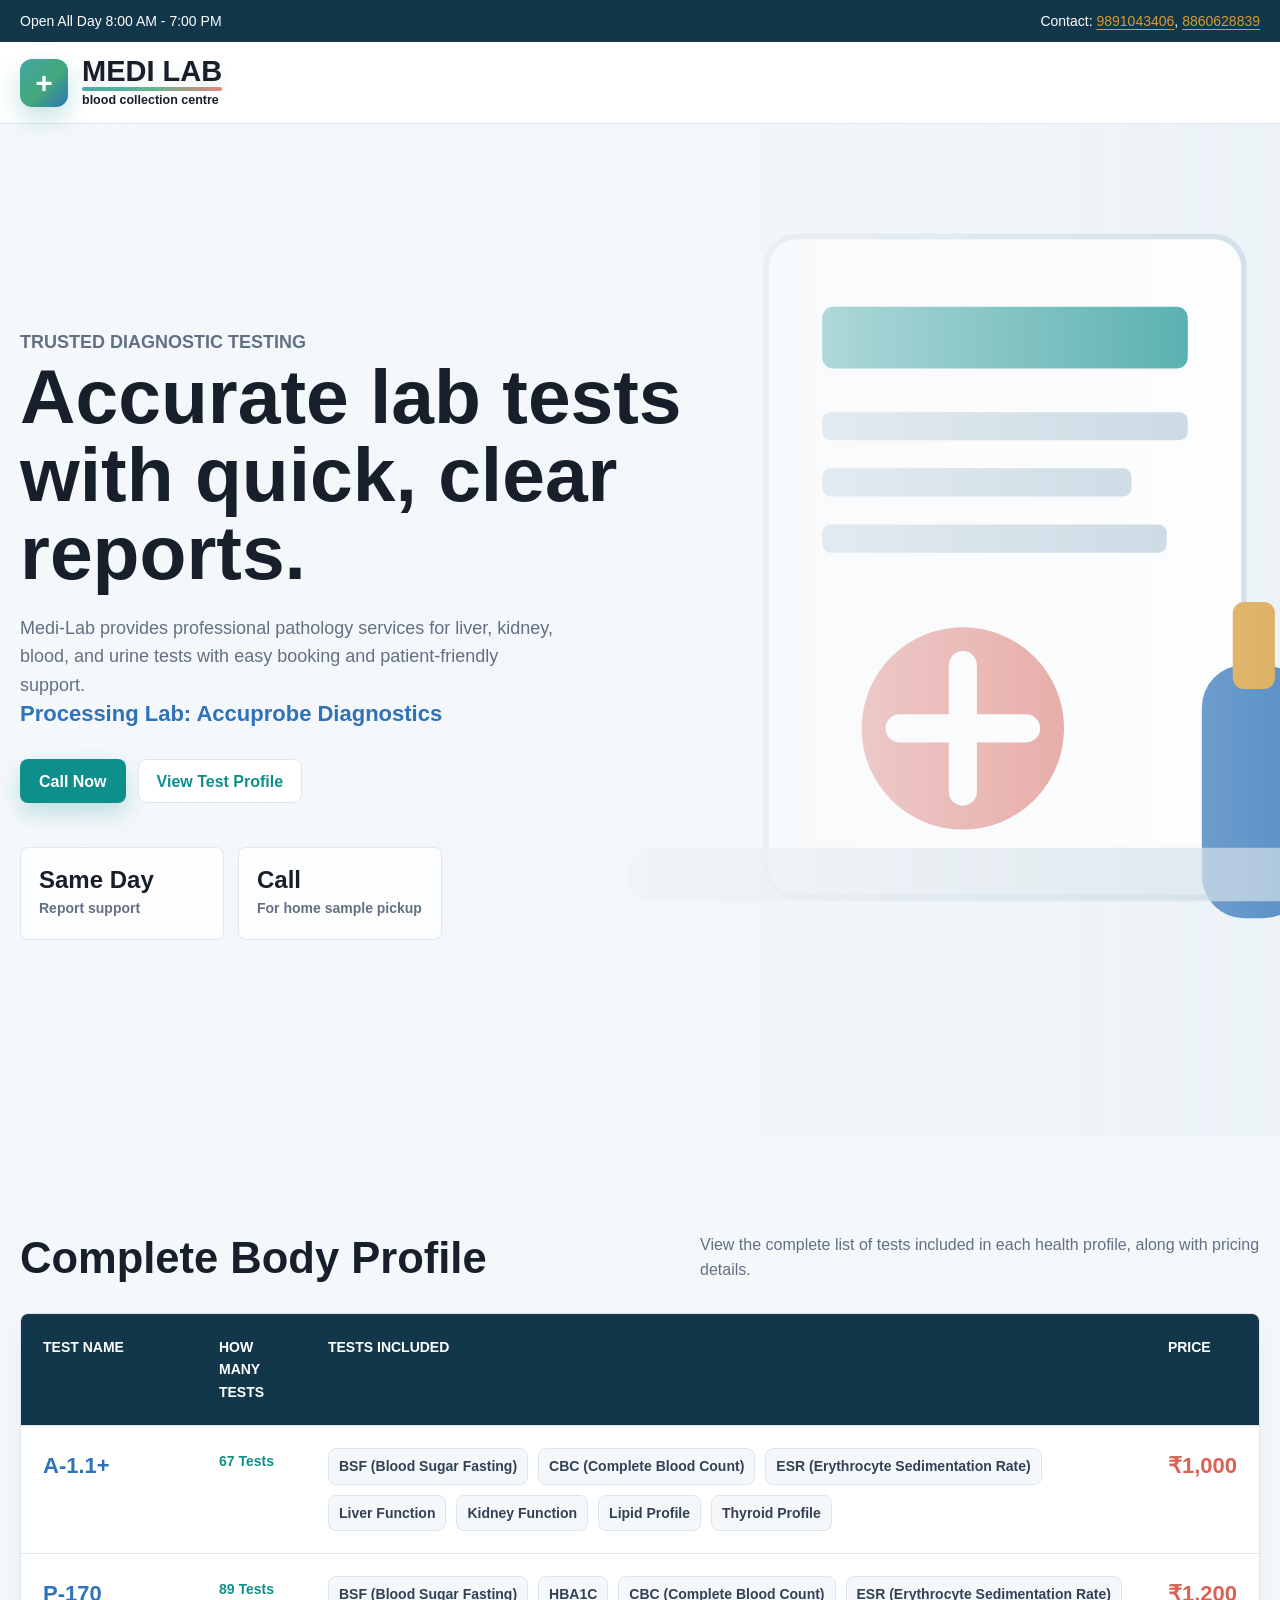
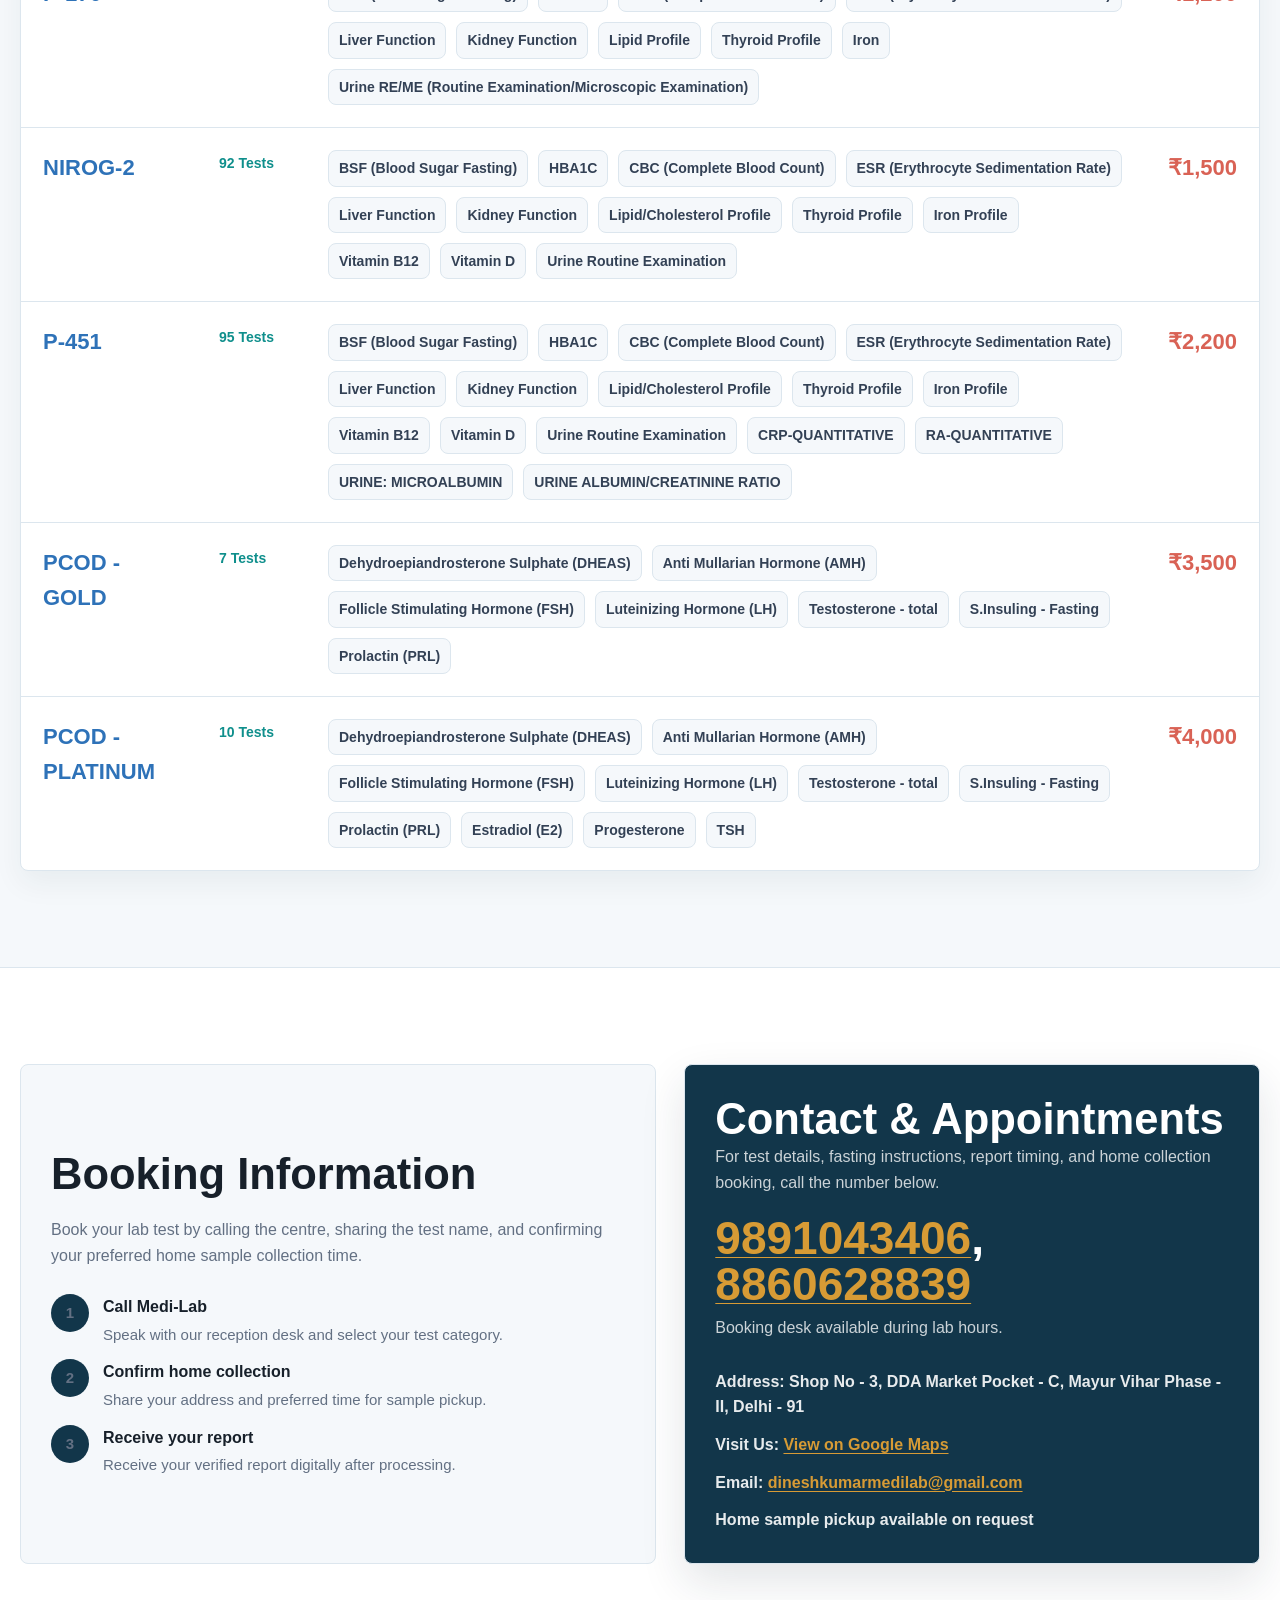
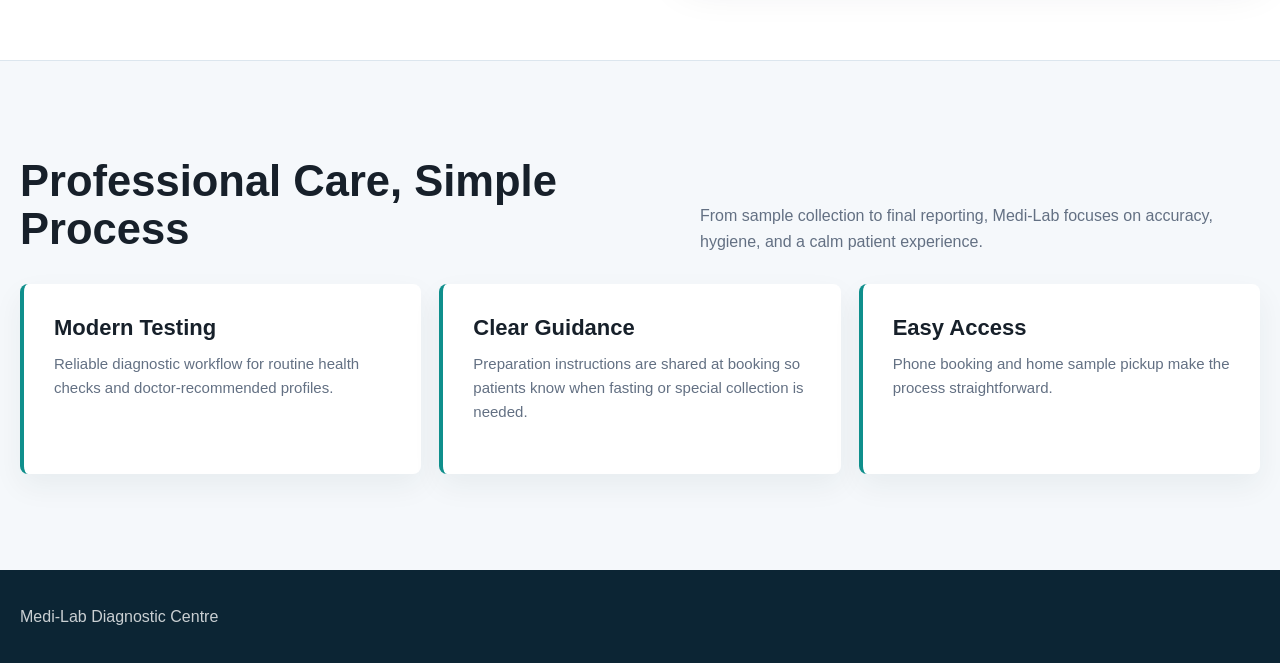
<file: index.html>
<!DOCTYPE html>
<html lang="en-IN">

<head>
  <meta charset="UTF-8">
  <meta name="viewport" content="width=device-width, initial-scale=1.0">
  <title>Blood Tests &amp; Home Sample Collection in Mayur Vihar | Medi-Lab</title>
  <meta name="description"
    content="Medi-Lab Blood Collection Centre in Mayur Vihar Phase II, Delhi offers blood tests, health packages, and free home sample collection within 20 km. Call or WhatsApp to book.">
  <meta name="keywords"
    content="blood test in Mayur Vihar, home blood collection Delhi, blood collection centre Vinod Nagar, blood test Noida Sector 44, Medi-Lab">
  <meta name="robots" content="index, follow, max-image-preview:large">
  <link rel="canonical" href="https://medilab.medilab-com.workers.dev/">
  <meta property="og:type" content="website">
  <meta property="og:locale" content="en_IN">
  <meta property="og:site_name" content="Medi-Lab Blood Collection Centre">
  <meta property="og:title" content="Blood Tests &amp; Home Sample Collection in Mayur Vihar | Medi-Lab">
  <meta property="og:description"
    content="Book blood tests and free home sample collection within 20 km of Mayur Vihar Phase II, Delhi.">
  <meta property="og:url" content="https://medilab.medilab-com.workers.dev/">
  <meta name="twitter:card" content="summary">
  <meta name="twitter:title" content="Medi-Lab | Blood Tests in Mayur Vihar">
  <meta name="twitter:description" content="Blood tests and free home sample collection in Delhi.">
  <script type="application/ld+json">
    {
      "@context": "https://schema.org",
      "@type": "MedicalBusiness",
      "name": "Medi-Lab Blood Collection Centre",
      "description": "Blood collection centre providing test booking and free home sample collection, with samples processed by Accuprobe Diagnostics.",
      "url": "https://medilab.medilab-com.workers.dev/",
      "telephone": ["+91-9891043406", "+91-8860628839"],
      "email": "dineshkumarmedilab@gmail.com",
      "address": {
        "@type": "PostalAddress",
        "streetAddress": "Shop No. 3, DDA Market, Pocket C, Mayur Vihar Phase II, near East Vinod Nagar Metro Station",
        "addressLocality": "Delhi",
        "addressRegion": "Delhi",
        "addressCountry": "IN"
      },
      "geo": {
        "@type": "GeoCoordinates",
        "latitude": 28.618519,
        "longitude": 77.306856
      },
      "hasMap": "https://www.google.com/maps/place/Medi+-Lab/@28.6185194,77.3020926,728m/data=!3m1!1e3!4m6!3m5!1s0x390ce4b84c6a8331:0xa50263712ff468e!8m2!3d28.618519!4d77.306856!16s%2Fg%2F11ddxqqlwl",
      "openingHours": "Mo-Su 08:00-19:00",
      "areaServed": ["Mayur Vihar", "East Vinod Nagar", "Delhi", "Noida Sector 44"],
      "medicalSpecialty": "Pathology",
      "sameAs": ["https://www.google.com/maps/place/Medi+-Lab/@28.6185194,77.3020926,728m/data=!3m1!1e3!4m6!3m5!1s0x390ce4b84c6a8331:0xa50263712ff468e!8m2!3d28.618519!4d77.306856!16s%2Fg%2F11ddxqqlwl"]
    }
  </script>
  <link rel="stylesheet" href="assets/styles.css">
</head>

<body>
  <div class="topbar">
    <div class="topbar-inner">
      <span>Open All Day 8:00 AM - 7:00 PM</span>
      <span class="phone-links">Contact: <a href="tel:+919891043406">9891043406</a>, <a
          href="tel:+918860628839">8860628839</a></span>
    </div>
  </div>
  <header class="header">
    <nav class="nav" aria-label="Main navigation">
      <a class="brand" href="index.html" aria-label="Medi-Lab home">
        <span class="brand-mark">+</span>
        <span class="brand-text">
          <span class="brand-name">MEDI LAB</span>
          <span class="brand-subtitle">blood collection centre</span>
        </span>
      </a>
    </nav>
  </header>

  <main>
    <section class="hero" aria-label="Medi-Lab Blood Collection Centre">
      <div class="hero-inner">
        <div class="hero-copy">
          <p class="eyebrow">Trusted diagnostic testing</p>
          <h1>Accurate lab tests with quick, clear reports.</h1>
          <p>Medi-Lab provides professional pathology services for liver, kidney, blood, and urine tests with easy
            booking and patient-friendly support. <br>
          <h3 style="color: var(--blue);">Processing Lab: Accuprobe Diagnostics</h3>
          </p>
          <div class="hero-actions">
            <a class="button" data-phone-link href="tel:+918860628839">Call Now</a>
            <a class="button secondary" href="#tests">View Test Profile</a>
          </div>
          <div class="hero-stats" aria-label="Lab highlights">
            <div class="stat">
              <strong>Same Day</strong>
              <span>Report support</span>
            </div>
            <div class="stat">
              <strong>Call</strong>
              <span>For home sample pickup</span>
            </div>
          </div>
        </div>
      </div>
    </section>

    <section id="tests">
      <div class="section-inner">
        <div class="section-heading">
          <h2>Complete Body Profile</h2>
          <p>View the complete list of tests included in each health profile, along with pricing details.</p>
        </div>
        <div class="profile-table-wrap">
          <table class="profile-table" data-profile-table>
            <thead>
              <tr>
                <th>Test Name</th>
                <th>How Many Tests</th>
                <th>Tests Included</th>
                <th>Price</th>
              </tr>
            </thead>
            <tbody>
              <tr>
                <td data-label="Test Name"><span class="profile-name">A-1.1+</span></td>
                <td data-label="How Many Tests"><span class="package-count">67 Tests</span></td>
                <td data-label="Tests Included">
                  <ul class="table-test-list">
                    <li><span class="table-test-item">BSF (Blood Sugar Fasting)</span></li>
                    <li><span class="table-test-item">CBC (Complete Blood Count)</span></li>
                    <li><span class="table-test-item">ESR (Erythrocyte Sedimentation Rate)</span></li>
                    <li><span class="table-test-item">Liver Function</span></li>
                    <li><span class="table-test-item">Kidney Function</span></li>
                    <li><span class="table-test-item">Lipid Profile</span></li>
                    <li><span class="table-test-item">Thyroid Profile</span></li>
                  </ul>
                </td>
                <td data-label="Price"><span class="profile-price">₹1,000</span></td>
              </tr>
              <tr>
                <td data-label="Test Name"><span class="profile-name">P-170</span></td>
                <td data-label="How Many Tests"><span class="package-count">89 Tests</span></td>
                <td data-label="Tests Included">
                  <ul class="table-test-list">
                    <li><span class="table-test-item">BSF (Blood Sugar Fasting)</span></li>
                    <li><span class="table-test-item">HBA1C</span></li>
                    <li><span class="table-test-item">CBC (Complete Blood Count)</span></li>
                    <li><span class="table-test-item">ESR (Erythrocyte Sedimentation Rate)</span></li>
                    <li><span class="table-test-item">Liver Function</span></li>
                    <li><span class="table-test-item">Kidney Function</span></li>
                    <li><span class="table-test-item">Lipid Profile</span></li>
                    <li><span class="table-test-item">Thyroid Profile</span></li>
                    <li><span class="table-test-item">Iron</span></li>
                    <li><span class="table-test-item">Urine RE/ME (Routine Examination/Microscopic Examination)</span>
                    </li>
                  </ul>
                </td>
                <td data-label="Price"><span class="profile-price">₹1,200</span></td>
              </tr>
              <tr>
                <td data-label="Test Name"><span class="profile-name">NIROG-2</span></td>
                <td data-label="How Many Tests"><span class="package-count">92 Tests</span></td>
                <td data-label="Tests Included">
                  <ul class="table-test-list">
                    <li><span class="table-test-item">BSF (Blood Sugar Fasting)</span></li>
                    <li><span class="table-test-item">HBA1C</span></li>
                    <li><span class="table-test-item">CBC (Complete Blood Count)</span></li>
                    <li><span class="table-test-item">ESR (Erythrocyte Sedimentation Rate)</span></li>
                    <li><span class="table-test-item">Liver Function</span></li>
                    <li><span class="table-test-item">Kidney Function</span></li>
                    <li><span class="table-test-item">Lipid/Cholesterol Profile</span></li>
                    <li><span class="table-test-item">Thyroid Profile</span></li>
                    <li><span class="table-test-item">Iron Profile</span></li>
                    <li><span class="table-test-item">Vitamin B12</span></li>
                    <li><span class="table-test-item">Vitamin D</span></li>
                    <li><span class="table-test-item">Urine Routine Examination</span></li>
                  </ul>
                </td>
                <td data-label="Price"><span class="profile-price">₹1,500</span></td>
              </tr>
              <tr>
                <td data-label="Test Name"><span class="profile-name">P-451</span></td>
                <td data-label="How Many Tests"><span class="package-count">95 Tests</span></td>
                <td data-label="Tests Included">
                  <ul class="table-test-list">
                    <li><span class="table-test-item">BSF (Blood Sugar Fasting)</span></li>
                    <li><span class="table-test-item">HBA1C</span></li>
                    <li><span class="table-test-item">CBC (Complete Blood Count)</span></li>
                    <li><span class="table-test-item">ESR (Erythrocyte Sedimentation Rate)</span></li>
                    <li><span class="table-test-item">Liver Function</span></li>
                    <li><span class="table-test-item">Kidney Function</span></li>
                    <li><span class="table-test-item">Lipid/Cholesterol Profile</span></li>
                    <li><span class="table-test-item">Thyroid Profile</span></li>
                    <li><span class="table-test-item">Iron Profile</span></li>
                    <li><span class="table-test-item">Vitamin B12</span></li>
                    <li><span class="table-test-item">Vitamin D</span></li>
                    <li><span class="table-test-item">Urine Routine Examination</span></li>
                    <li><span class="table-test-item">CRP-QUANTITATIVE</span></li>
                    <li><span class="table-test-item">RA-QUANTITATIVE</span></li>
                    <li><span class="table-test-item">URINE: MICROALBUMIN</span></li>
                    <li><span class="table-test-item">URINE ALBUMIN/CREATININE RATIO</span></li>
                  </ul>
                </td>
                <td data-label="Price"><span class="profile-price">₹2,200</span></td>
              </tr>
              <tr>
                <td data-label="Test Name"><span class="profile-name">PCOD - GOLD</span></td>
                <td data-label="How Many Tests"><span class="package-count">7 Tests</span></td>
                <td data-label="Tests Included">
                  <ul class="table-test-list">
                    <li><span class="table-test-item">Dehydroepiandrosterone Sulphate (DHEAS)</span></li>
                    <li><span class="table-test-item">Anti Mullarian Hormone (AMH)</span></li>
                    <li><span class="table-test-item">Follicle Stimulating Hormone (FSH)</span></li>
                    <li><span class="table-test-item">Luteinizing Hormone (LH)</span></li>
                    <li><span class="table-test-item">Testosterone - total</span></li>
                    <li><span class="table-test-item">S.Insuling - Fasting</span></li>
                    <li><span class="table-test-item">Prolactin (PRL)</span></li>
                  </ul>
                </td>
                <td data-label="Price"><span class="profile-price">₹3,500</span></td>
              </tr>
              <tr>
                <td data-label="Test Name"><span class="profile-name">PCOD - PLATINUM</span></td>
                <td data-label="How Many Tests"><span class="package-count">10 Tests</span></td>
                <td data-label="Tests Included">
                  <ul class="table-test-list">
                    <li><span class="table-test-item">Dehydroepiandrosterone Sulphate (DHEAS)</span></li>
                    <li><span class="table-test-item">Anti Mullarian Hormone (AMH)</span></li>
                    <li><span class="table-test-item">Follicle Stimulating Hormone (FSH)</span></li>
                    <li><span class="table-test-item">Luteinizing Hormone (LH)</span></li>
                    <li><span class="table-test-item">Testosterone - total</span></li>
                    <li><span class="table-test-item">S.Insuling - Fasting</span></li>
                    <li><span class="table-test-item">Prolactin (PRL)</span></li>
                    <li><span class="table-test-item">Estradiol (E2)</span></li>
                    <li><span class="table-test-item">Progesterone</span></li>
                    <li><span class="table-test-item">TSH</span></li>
                  </ul>
                </td>
                <td data-label="Price"><span class="profile-price">₹4,000</span></td>
              </tr>
            </tbody>
          </table>
        </div>
      </div>
    </section>

    <section class="booking-band" id="booking">
      <div class="section-inner booking-layout">
        <div class="booking">
          <h2>Booking Information</h2>
          <p>Book your lab test by calling the centre, sharing the test name, and confirming your preferred home sample
            collection time.</p>
          <div class="steps">
            <div class="step">
              <span class="step-number">1</span>
              <div>
                <strong>Call Medi-Lab</strong>
                <span>Speak with our reception desk and select your test category.</span>
              </div>
            </div>
            <div class="step">
              <span class="step-number">2</span>
              <div>
                <strong>Confirm home collection</strong>
                <span>Share your address and preferred time for sample pickup.</span>
              </div>
            </div>
            <div class="step">
              <span class="step-number">3</span>
              <div>
                <strong>Receive your report</strong>
                <span>Receive your verified report digitally after processing.</span>
              </div>
            </div>
          </div>
        </div>

        <aside class="contact-card" id="contact">
          <h2>Contact & Appointments</h2>
          <p>For test details, fasting instructions, report timing, and home collection booking, call the number below.
          </p>
          <div class="phone phone-links"><a href="tel:+919891043406">9891043406</a>, <a
              href="tel:+918860628839">8860628839</a></div>
          <p>Booking desk available during lab hours.</p>
          <ul class="contact-list">
            <li>Address: <span data-address>Shop No. 3, DDA Market, Pocket C, Mayur Vihar Phase II, near East Vinod
                Nagar Metro Station, Delhi, India</span></li>
            <li>Visit Us: <a href="https://maps.app.goo.gl/Qz8t99A7CX7D4iwv5" target="_blank"
                rel="noopener noreferrer">View on Google Maps</a></li>
            <li>Email: <a data-email-link href="mailto:dineshkumarmedilab@gmail.com"><span
                  data-email>dineshkumarmedilab@gmail.com</span></a></li>
            <li><span data-pickup>Home sample pickup available on request</span></li>
          </ul>
        </aside>
      </div>
    </section>

    <section>
      <div class="section-inner">
        <div class="section-heading">
          <h2>Professional Care, Simple Process</h2>
          <p>From sample collection to final reporting, Medi-Lab focuses on accuracy, hygiene, and a calm patient
            experience.</p>
        </div>
        <div class="why-grid">
          <div class="why-item">
            <h3>Modern Testing</h3>
            <p>Reliable diagnostic workflow for routine health checks and doctor-recommended profiles.</p>
          </div>
          <div class="why-item">
            <h3>Clear Guidance</h3>
            <p>Preparation instructions are shared at booking so patients know when fasting or special collection is
              needed.</p>
          </div>
          <div class="why-item">
            <h3>Easy Access</h3>
            <p>Phone booking and home sample pickup make the process straightforward.</p>
          </div>
        </div>
      </div>
    </section>
  </main>

  <footer>
    <div class="footer-inner">
      <span data-site-name>Medi-Lab Blood Collection Centre</span>
    </div>
  </footer>

  <script src="assets/site.js"></script>
</body>

</html>
</file>
<file: assets/styles.css>
:root {
  --ink: #17202a;
  --muted: #637083;
  --line: #dce6ee;
  --surface: #ffffff;
  --soft: #f5f8fb;
  --teal: #0f8f8c;
  --green: #2f9e6d;
  --coral: #d96255;
  --amber: #d79b35;
  --blue: #2e72b8;
  --navy: #12364a;
  --shadow: 0 18px 45px rgba(25, 43, 58, 0.12);
}

* {
  box-sizing: border-box;
}

html {
  scroll-behavior: smooth;
}

body {
  margin: 0;
  color: var(--ink);
  font-family: Arial, Helvetica, sans-serif;
  background: var(--soft);
  line-height: 1.6;
}

a {
  color: inherit;
  text-decoration: none;
}

.topbar {
  background: var(--navy);
  color: #fff;
  font-size: 14px;
}

.topbar-inner,
.nav,
.section-inner {
  width: min(1240px, calc(100% - 40px));
  margin: 0 auto;
}

.topbar-inner {
  display: flex;
  justify-content: space-between;
  gap: 16px;
  padding: 10px 0;
  flex-wrap: wrap;
}

.header {
  position: sticky;
  top: 0;
  z-index: 10;
  background: rgba(255, 255, 255, 0.95);
  border-bottom: 1px solid var(--line);
  backdrop-filter: blur(12px);
}

.nav {
  display: flex;
  align-items: center;
  justify-content: space-between;
  gap: 24px;
  padding: 16px 0;
}

.brand {
  display: flex;
  align-items: center;
  gap: 14px;
  font-weight: 800;
}

.brand-mark {
  display: grid;
  place-items: center;
  width: 48px;
  height: 48px;
  color: #fff;
  background:
    linear-gradient(135deg, rgba(255, 255, 255, 0.22), rgba(255, 255, 255, 0)),
    linear-gradient(135deg, var(--teal), var(--green) 55%, var(--blue));
  border-radius: 12px;
  font-size: 30px;
  font-weight: 900;
  box-shadow: 0 12px 24px rgba(15, 143, 140, 0.24);
}

.brand-text {
  display: grid;
  gap: 4px;
  line-height: 0.95;
}

.brand-name {
  position: relative;
  display: inline-flex;
  align-items: center;
  width: fit-content;
  font-family: "Trebuchet MS", "Arial Black", Arial, Helvetica, sans-serif;
  font-size: 29px;
  font-weight: 900;
  letter-spacing: 0;
  text-shadow: 0 8px 18px rgba(18, 54, 74, 0.12);
}

.brand-medi {
  color: var(--blue);
}

.brand-dash {
  color: var(--teal);
  margin: 0 5px;
}

.brand-lab {
  color: var(--green);
}

.brand-name::after {
  content: "";
  position: absolute;
  left: 0;
  right: 0;
  bottom: -5px;
  height: 4px;
  border-radius: 999px;
  background: linear-gradient(90deg, var(--teal), var(--green), var(--coral));
  opacity: 0.75;
}

.brand-subtitle {
  color: var(--ink);
  font-size: 12.5px;
  font-weight: 900;
  padding-top: 5px;
}

.nav-links {
  display: flex;
  align-items: center;
  flex-wrap: wrap;
  justify-content: flex-end;
  gap: 20px;
  color: var(--muted);
  font-size: 15px;
  font-weight: 700;
}

.button {
  display: inline-flex;
  align-items: center;
  justify-content: center;
  min-height: 44px;
  padding: 0 18px;
  border-radius: 8px;
  border: 1px solid transparent;
  background: var(--teal);
  color: #fff;
  font-weight: 800;
  white-space: nowrap;
  box-shadow: 0 10px 22px rgba(15, 143, 140, 0.24);
}

.button.secondary {
  background: #fff;
  color: var(--teal);
  border-color: var(--line);
  box-shadow: none;
}

.hero {
  position: relative;
  overflow: hidden;
  background:
    linear-gradient(90deg, rgba(245, 248, 251, 0.98), rgba(245, 248, 251, 0.82) 54%, rgba(245, 248, 251, 0.24)),
    url("data:image/svg+xml,%3Csvg xmlns='http://www.w3.org/2000/svg' width='1200' height='720' viewBox='0 0 1200 720'%3E%3Crect width='1200' height='720' fill='%23e9f1f6'/%3E%3Crect x='690' y='80' width='340' height='470' rx='22' fill='%23ffffff' stroke='%23c7d8e3' stroke-width='4'/%3E%3Crect x='730' y='130' width='260' height='44' rx='8' fill='%230f8f8c'/%3E%3Crect x='730' y='205' width='260' height='20' rx='6' fill='%23b7ccd9'/%3E%3Crect x='730' y='245' width='220' height='20' rx='6' fill='%23b7ccd9'/%3E%3Crect x='730' y='285' width='245' height='20' rx='6' fill='%23b7ccd9'/%3E%3Ccircle cx='830' cy='430' r='72' fill='%23d96255' opacity='.9'/%3E%3Cpath d='M830 385v90M785 430h90' stroke='%23fff' stroke-width='20' stroke-linecap='round'/%3E%3Crect x='1000' y='385' width='74' height='180' rx='30' fill='%232e72b8'/%3E%3Crect x='1022' y='340' width='30' height='62' rx='8' fill='%23d79b35'/%3E%3Crect x='590' y='515' width='540' height='38' rx='19' fill='%23c8d8e2' opacity='.7'/%3E%3C/svg%3E");
  background-size: cover;
  background-position: center;
}

.hero-inner {
  width: min(1240px, calc(100% - 40px));
  min-height: 650px;
  margin: 0 auto;
  display: grid;
  align-items: center;
  padding: 64px 0 78px;
}

.hero-copy {
  max-width: 680px;
}

.eyebrow {
  display: inline-flex;
  margin: 0 0 18px;
  color: var(--teal);
  font-weight: 800;
  text-transform: uppercase;
  font-size: 13px;
}

h1 {
  margin: 0;
  font-size: clamp(42px, 6vw, 82px);
  line-height: 1.02;
}

.hero-copy p {
  max-width: 540px;
  margin: 22px 0 0;
  color: var(--muted);
  font-size: 18px;
}

.hero-actions {
  display: flex;
  gap: 12px;
  flex-wrap: wrap;
  margin-top: 32px;
}

.hero-stats {
  display: grid;
  grid-template-columns: repeat(3, minmax(0, 1fr));
  gap: 14px;
  max-width: 640px;
  margin-top: 44px;
}

.stat {
  padding: 18px;
  border: 1px solid rgba(220, 230, 238, 0.9);
  border-radius: 8px;
  background: rgba(255, 255, 255, 0.76);
  backdrop-filter: blur(8px);
}

.stat strong {
  display: block;
  font-size: 24px;
  line-height: 1.2;
}

.stat span,
.meta {
  color: var(--muted);
  font-size: 14px;
  font-weight: 700;
}

section {
  padding: 78px 0;
}

.page-hero {
  padding: 78px 0;
  background: #fff;
  border-bottom: 1px solid var(--line);
}

.page-hero-grid {
  display: grid;
  grid-template-columns: 1.1fr 0.9fr;
  gap: 36px;
  align-items: center;
}

.section-heading {
  display: flex;
  align-items: end;
  justify-content: space-between;
  gap: 24px;
  margin-bottom: 30px;
}

h2 {
  margin: 0;
  font-size: clamp(30px, 3.4vw, 52px);
  line-height: 1.12;
}

h3 {
  margin: 0 0 10px;
  font-size: 22px;
  line-height: 1.25;
}

.section-heading p,
.booking p,
.contact-card p,
.page-hero p {
  margin: 0;
  color: var(--muted);
  max-width: 560px;
}

.test-grid {
  display: grid;
  grid-template-columns: repeat(4, minmax(0, 1fr));
  gap: 20px;
}

.test-card-link {
  display: block;
  color: inherit;
  height: 100%;
}

.test-card-link:focus-visible {
  outline: 3px solid rgba(15, 143, 140, 0.35);
  outline-offset: 4px;
  border-radius: 8px;
}

.test-card-link:hover .test-card {
  transform: translateY(-4px);
  border-color: rgba(15, 143, 140, 0.45);
  box-shadow: 0 18px 40px rgba(25, 43, 58, 0.12);
}

.test-card,
.info-card {
  padding: 24px;
  border-radius: 8px;
  background: var(--surface);
  border: 1px solid var(--line);
  box-shadow: 0 12px 30px rgba(25, 43, 58, 0.06);
}

.test-card {
  min-height: 142px;
  transition: transform 180ms ease, border-color 180ms ease, box-shadow 180ms ease;
}

.test-title {
  display: flex;
  align-items: center;
  gap: 14px;
  margin-bottom: 0;
}

.test-title .test-icon {
  flex: 0 0 auto;
  margin-bottom: 0;
}

.test-icon {
  display: grid;
  place-items: center;
  width: 54px;
  height: 54px;
  border-radius: 8px;
  margin-bottom: 22px;
  color: #fff;
  font-size: 29px;
  font-weight: 900;
}

.test-icon svg {
  width: 30px;
  height: 30px;
  stroke: currentColor;
  stroke-width: 2.2;
  fill: none;
  stroke-linecap: round;
  stroke-linejoin: round;
}

.liver {
  background: var(--coral);
}

.kidney {
  background: var(--blue);
}

.blood {
  background: var(--green);
}

.urine {
  background: var(--amber);
}

.test-card p,
.info-card p,
.why-item p {
  margin: 0 0 20px;
  color: var(--muted);
  font-size: 15px;
}

.clean-list {
  margin: 0;
  padding: 0;
  list-style: none;
  color: #3d4a5c;
  font-size: 14px;
  font-weight: 700;
}

.clean-list li + li {
  margin-top: 8px;
}

.split-grid {
  display: grid;
  grid-template-columns: repeat(2, minmax(0, 1fr));
  gap: 18px;
}

.package-grid {
  display: grid;
  grid-template-columns: repeat(3, minmax(0, 1fr));
  gap: 20px;
}

.package-card {
  padding: 24px;
  border-radius: 8px;
  background: #fff;
  border: 1px solid var(--line);
  box-shadow: 0 12px 30px rgba(25, 43, 58, 0.06);
}

.package-count {
  display: inline-flex;
  margin-bottom: 12px;
  color: var(--teal);
  font-size: 14px;
  font-weight: 900;
}

.profile-table .package-count {
  margin-bottom: 0;
}

.profile-table-wrap {
  overflow-x: auto;
  border: 1px solid var(--line);
  border-radius: 8px;
  background: #fff;
  box-shadow: 0 12px 30px rgba(25, 43, 58, 0.06);
}

.profile-table {
  width: 100%;
  min-width: 760px;
  border-collapse: collapse;
}

.profile-table th,
.profile-table td {
  padding: 22px;
  text-align: left;
  vertical-align: top;
  border-bottom: 1px solid var(--line);
}

.profile-table th {
  color: #fff;
  background: var(--navy);
  font-size: 14px;
  text-transform: uppercase;
}

.profile-table tr:last-child td {
  border-bottom: 0;
}

.profile-name-link,
.profile-name {
  color: var(--blue);
  font-size: 22px;
  font-weight: 900;
}

.table-test-list {
  display: flex;
  flex-wrap: wrap;
  gap: 10px;
  margin: 0;
  padding: 0;
  list-style: none;
}

.table-test-list a,
.table-test-item {
  display: inline-flex;
  align-items: center;
  min-height: 34px;
  padding: 6px 10px;
  border: 1px solid var(--line);
  border-radius: 8px;
  background: var(--soft);
  color: #334155;
  font-size: 14px;
  font-weight: 800;
}

.table-test-list a:hover {
  color: var(--teal);
  border-color: rgba(15, 143, 140, 0.45);
}

.profile-price {
  font-size: 22px;
  font-weight: 900;
  color: var(--coral);
}

.booking-band {
  background: #fff;
  border-top: 1px solid var(--line);
  border-bottom: 1px solid var(--line);
}

.booking-layout {
  display: grid;
  grid-template-columns: 1.05fr 0.95fr;
  gap: 28px;
  align-items: stretch;
}

.booking,
.contact-card {
  padding: 34px;
  border-radius: 8px;
  background: var(--soft);
  border: 1px solid var(--line);
}

.booking {
  display: grid;
  align-content: center;
  gap: 18px;
}

.steps {
  display: grid;
  gap: 12px;
  margin-top: 8px;
}

.step {
  display: grid;
  grid-template-columns: 38px 1fr;
  gap: 14px;
  align-items: start;
}

.step-number {
  display: grid;
  place-items: center;
  width: 38px;
  height: 38px;
  border-radius: 50%;
  background: var(--navy);
  color: #fff;
  font-weight: 800;
}

.step strong {
  display: block;
  margin-bottom: 2px;
}

.step span {
  color: var(--muted);
  font-size: 15px;
}

.contact-card {
  background: var(--navy);
  color: #fff;
  box-shadow: var(--shadow);
}

.contact-card p {
  color: rgba(255, 255, 255, 0.78);
}

.phone {
  display: block;
  margin: 20px 0 8px;
  font-size: clamp(30px, 5vw, 46px);
  line-height: 1;
  font-weight: 900;
}

.phone-links a {
  color: var(--amber);
  text-decoration: underline;
  text-decoration-thickness: 1px;
  text-underline-offset: 3px;
  transition: color 150ms ease;
}

.phone-links a:hover {
  color: #fff;
}

[data-phone] {
  color: var(--amber);
}

.contact-list {
  display: grid;
  gap: 12px;
  margin: 28px 0 0;
  padding: 0;
  list-style: none;
  color: rgba(255, 255, 255, 0.9);
  font-weight: 700;
}

.contact-list a {
  color: var(--amber);
  text-decoration: underline;
  text-underline-offset: 3px;
  transition: color 150ms ease;
}

.contact-list a:hover {
  color: #fff;
}

.contact-panel {
  margin-top: 18px;
}

.why-grid {
  display: grid;
  grid-template-columns: repeat(3, minmax(0, 1fr));
  gap: 18px;
}

.why-item {
  padding: 24px;
  border-left: 4px solid var(--teal);
  background: #fff;
  border-radius: 8px;
  box-shadow: 0 12px 30px rgba(25, 43, 58, 0.06);
}

.test-detail-panel {
  padding: 28px;
  border-radius: 8px;
  color: #fff;
  background: var(--navy);
  box-shadow: var(--shadow);
}

.test-detail-panel h2 {
  font-size: 30px;
}

.test-detail-panel p {
  color: rgba(255, 255, 255, 0.78);
}

.test-detail-panel .clean-list {
  color: rgba(255, 255, 255, 0.9);
  margin-top: 18px;
}

footer {
  background: #0c2534;
  color: #fff;
  padding: 34px 0;
}

.footer-inner {
  width: min(1240px, calc(100% - 40px));
  margin: 0 auto;
  display: flex;
  justify-content: space-between;
  gap: 18px;
  flex-wrap: wrap;
  color: rgba(255, 255, 255, 0.78);
}

@media (min-width: 1280px) {
  section {
    padding: 96px 0;
  }

  .page-hero {
    padding: 96px 0;
  }

  .hero-inner {
    min-height: 720px;
    padding: 86px 0 100px;
  }

  .test-card,
  .package-card,
  .why-item,
  .booking,
  .contact-card {
    padding: 30px;
  }

  .test-icon {
    width: 62px;
    height: 62px;
  }

  .test-icon svg {
    width: 34px;
    height: 34px;
  }

  .clean-list {
    font-size: 15px;
  }
}

@media (max-width: 920px) {
  .topbar-inner,
  .nav,
  .section-inner,
  .hero-inner,
  .footer-inner {
    width: min(100% - 32px, 760px);
  }

  .nav {
    align-items: flex-start;
    flex-direction: column;
    gap: 14px;
  }

  .nav-links {
    width: 100%;
    justify-content: flex-start;
    overflow-x: visible;
    padding-bottom: 2px;
  }

  .hero-inner {
    min-height: auto;
  }

  .test-grid,
  .why-grid,
  .package-grid,
  .page-hero-grid {
    grid-template-columns: repeat(2, minmax(0, 1fr));
  }

  .booking-layout,
  .split-grid {
    grid-template-columns: 1fr;
  }
}

@media (max-width: 620px) {
  .topbar {
    font-size: 13px;
  }

  .topbar-inner,
  .section-heading {
    display: grid;
  }

  .nav {
    padding: 14px 0;
  }

  .brand-mark {
    width: 42px;
    height: 42px;
    border-radius: 10px;
    font-size: 26px;
  }

  .brand-name {
    font-size: 24px;
  }

  .brand-subtitle {
    font-size: 11.5px;
    font-weight: 900;
    color: var(--ink);
  }

  .nav-links {
    display: grid;
    grid-template-columns: repeat(auto-fit, minmax(100px, 1fr));
    gap: 10px;
    font-size: 14px;
  }

  .nav-links a {
    display: inline-flex;
    align-items: center;
    justify-content: center;
    min-height: 40px;
    padding: 0 10px;
    border: 1px solid var(--line);
    border-radius: 8px;
    background: #fff;
  }

  .nav-links .button {
    grid-column: 1 / -1;
    min-height: 46px;
    background: var(--teal);
    color: #fff;
    border-color: var(--teal);
    box-shadow: 0 10px 22px rgba(15, 143, 140, 0.24);
  }

  .hero-inner,
  section,
  .page-hero {
    padding: 48px 0;
  }

  .hero {
    background:
      linear-gradient(180deg, rgba(245, 248, 251, 0.98), rgba(245, 248, 251, 0.9)),
      url("data:image/svg+xml,%3Csvg xmlns='http://www.w3.org/2000/svg' width='1200' height='720' viewBox='0 0 1200 720'%3E%3Crect width='1200' height='720' fill='%23e9f1f6'/%3E%3Crect x='690' y='80' width='340' height='470' rx='22' fill='%23ffffff' stroke='%23c7d8e3' stroke-width='4'/%3E%3Crect x='730' y='130' width='260' height='44' rx='8' fill='%230f8f8c'/%3E%3Crect x='730' y='205' width='260' height='20' rx='6' fill='%23b7ccd9'/%3E%3Crect x='730' y='245' width='220' height='20' rx='6' fill='%23b7ccd9'/%3E%3Crect x='730' y='285' width='245' height='20' rx='6' fill='%23b7ccd9'/%3E%3Ccircle cx='830' cy='430' r='72' fill='%23d96255' opacity='.9'/%3E%3Cpath d='M830 385v90M785 430h90' stroke='%23fff' stroke-width='20' stroke-linecap='round'/%3E%3Crect x='1000' y='385' width='74' height='180' rx='30' fill='%232e72b8'/%3E%3Crect x='1022' y='340' width='30' height='62' rx='8' fill='%23d79b35'/%3E%3Crect x='590' y='515' width='540' height='38' rx='19' fill='%23c8d8e2' opacity='.7'/%3E%3C/svg%3E");
    background-size: cover;
    background-position: center;
  }

  h1 {
    font-size: clamp(36px, 12vw, 48px);
  }

  h2 {
    font-size: clamp(27px, 9vw, 36px);
  }

  h3 {
    font-size: 20px;
  }

  .hero-copy p {
    font-size: 16px;
  }

  .hero-actions,
  .button {
    width: 100%;
  }

  .hero-stats,
  .test-grid,
  .why-grid,
  .package-grid,
  .page-hero-grid {
    grid-template-columns: 1fr;
  }

  .booking,
  .contact-card,
  .package-card,
  .test-card,
  .why-item,
  .info-card {
    padding: 24px;
  }

  .profile-table-wrap {
    overflow: visible;
    border: 0;
    background: transparent;
    box-shadow: none;
  }

  .profile-table,
  .profile-table thead,
  .profile-table tbody,
  .profile-table tr,
  .profile-table th,
  .profile-table td {
    display: block;
    width: 100%;
    min-width: 0;
  }

  .profile-table thead {
    display: none;
  }

  .profile-table tr {
    margin-bottom: 16px;
    border: 1px solid var(--line);
    border-radius: 8px;
    background: #fff;
    box-shadow: 0 12px 30px rgba(25, 43, 58, 0.06);
    overflow: hidden;
  }

  .profile-table td {
    padding: 18px;
    border-bottom: 1px solid var(--line);
  }

  .profile-table td:last-child {
    border-bottom: 0;
  }

  .profile-table td::before {
    content: attr(data-label);
    display: block;
    margin-bottom: 8px;
    color: var(--muted);
    font-size: 12px;
    font-weight: 900;
    text-transform: uppercase;
  }

  .table-test-list {
    display: grid;
    gap: 8px;
  }

  .table-test-list a,
  .table-test-list .table-test-item {
    width: 100%;
  }

  .test-card {
    min-height: 104px;
  }

  .test-title {
    gap: 12px;
  }

  .test-icon {
    width: 50px;
    height: 50px;
  }

  .phone {
    font-size: clamp(28px, 10vw, 38px);
    overflow-wrap: anywhere;
  }

  .footer-inner {
    display: grid;
  }
}

@media (max-width: 380px) {
  .topbar-inner,
  .nav,
  .section-inner,
  .hero-inner,
  .footer-inner {
    width: calc(100% - 24px);
  }

  .nav-links {
    grid-template-columns: 1fr;
  }

  .brand-name {
    font-size: 21px;
  }

  .brand-subtitle {
    font-size: 10px;
    font-weight: 900;
    color: var(--ink);
  }
}
</file>
